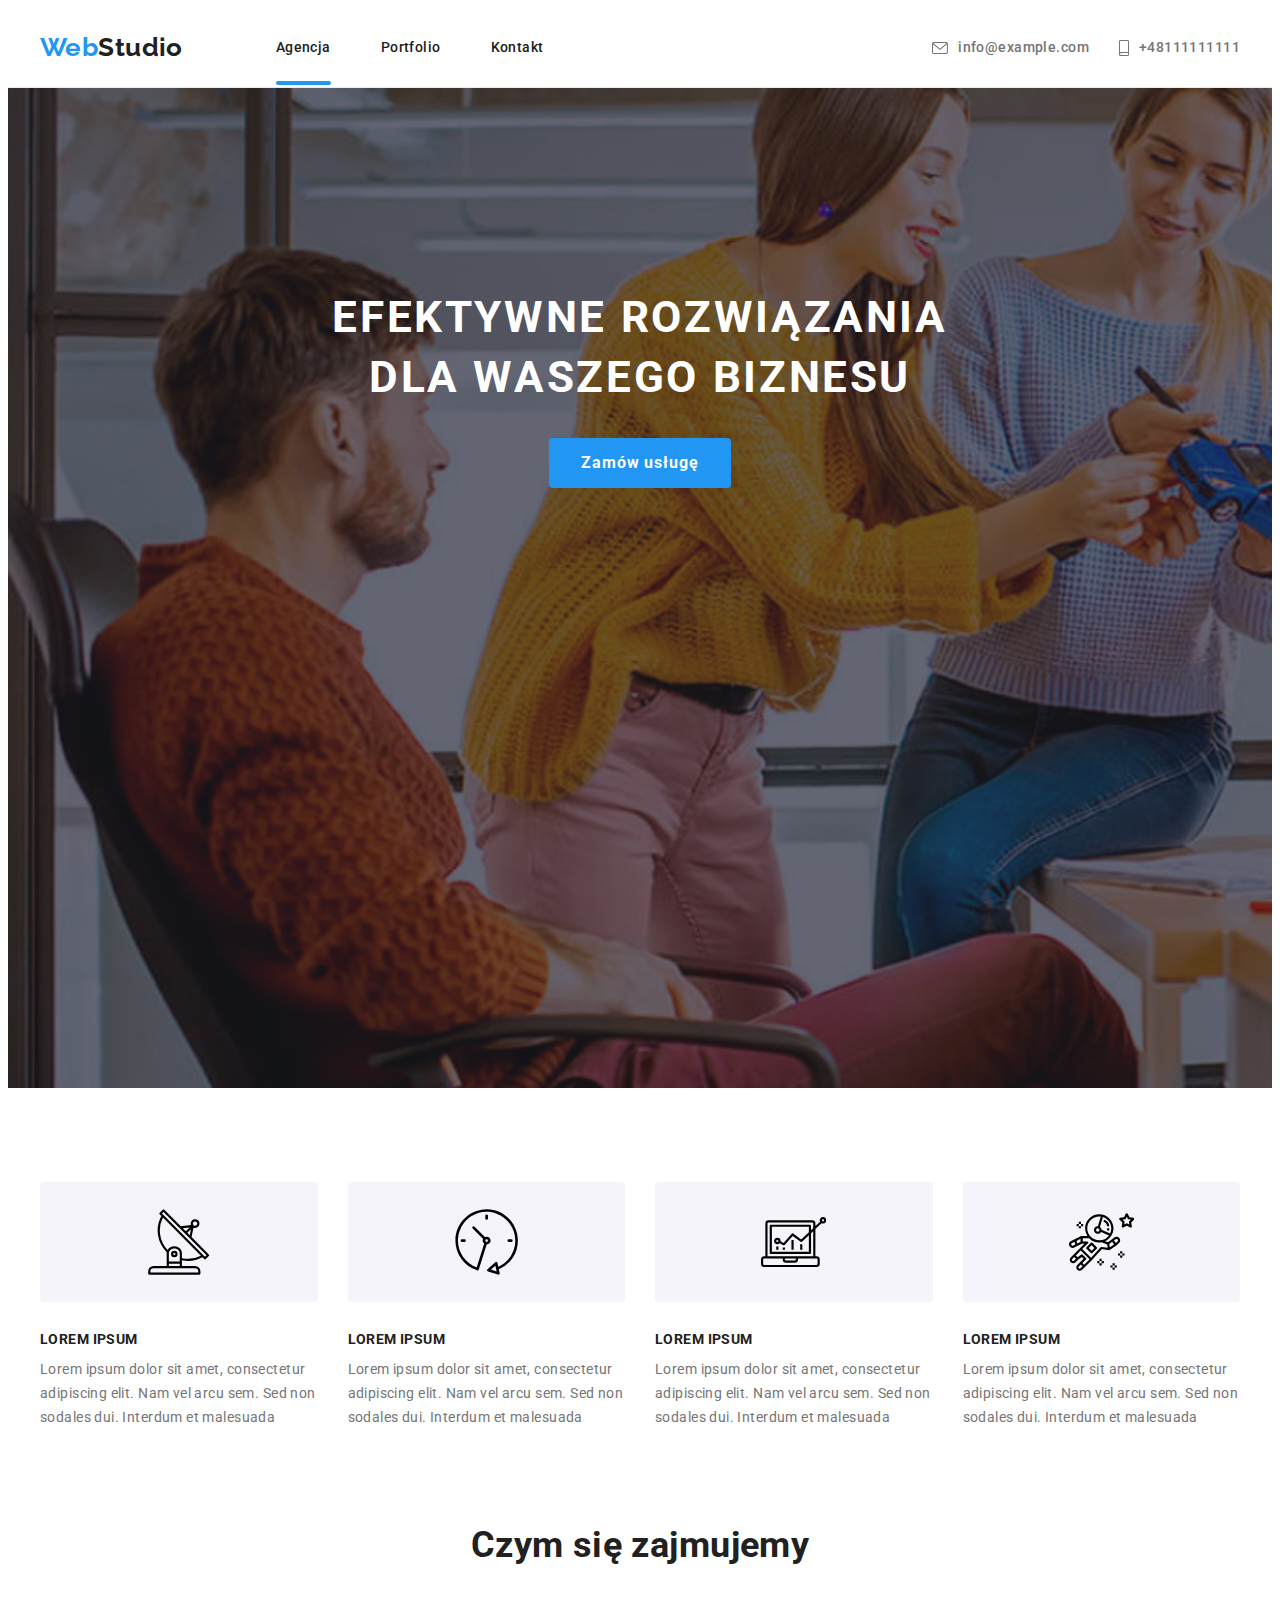
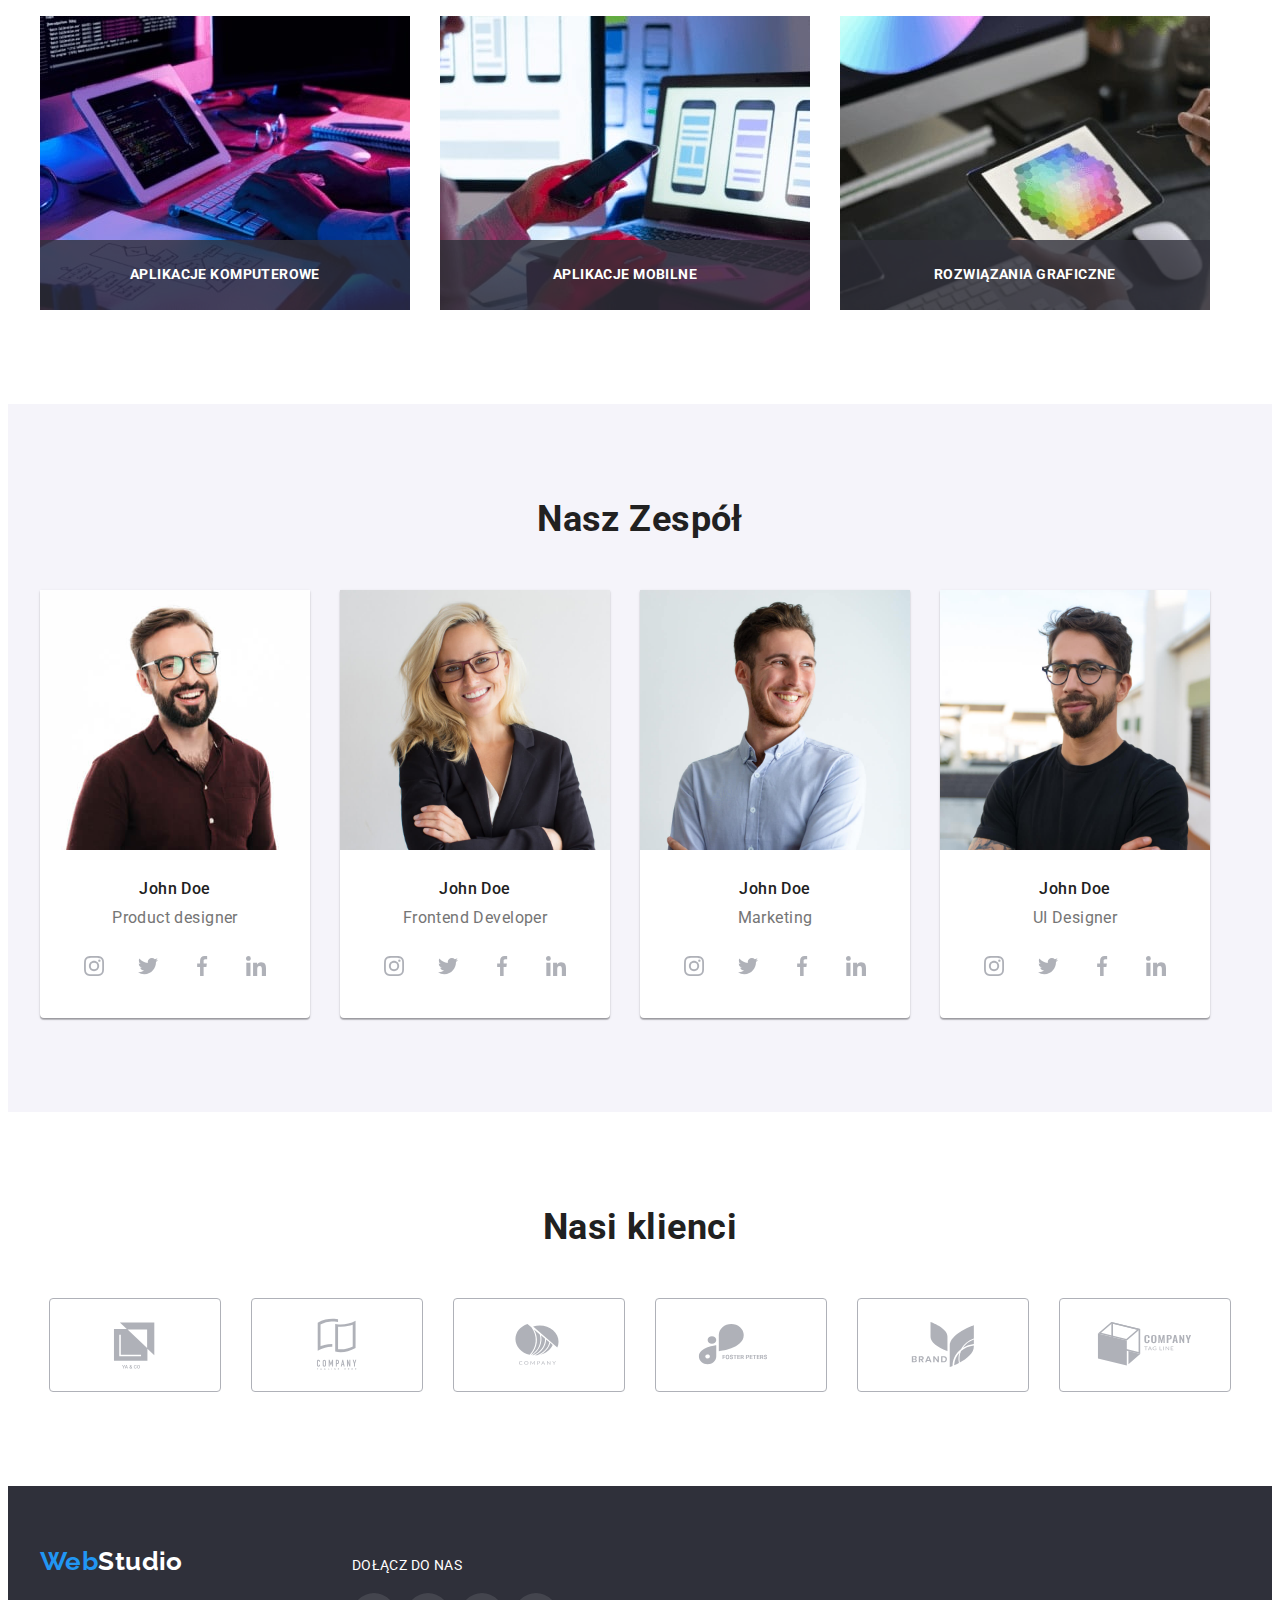
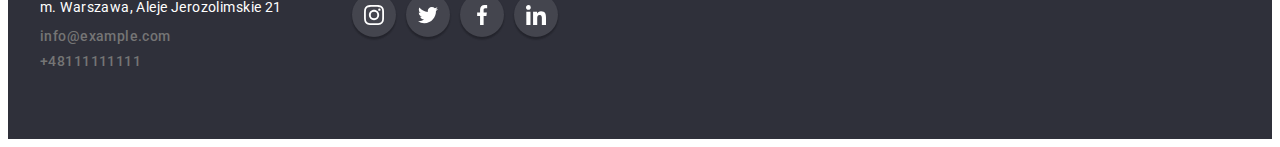
<file: index.html>
<!DOCTYPE html>
<html lang="en">
  <head>
    <meta charset="UTF-8" />
    <meta http-equiv="X-UA-Compatible" content="IE=edge" />
    <meta name="viewport" content="width=device-width, initial-scale=1.0" />

    <title>Studio</title>
    <link rel="preconnect" href="https://fonts.googleapis.com" />
    <link rel="preconnect" href="https://fonts.gstatic.com" crossorigin />
    <link
      href="https://fonts.googleapis.com/css2?family=Raleway:wght@700&display=swap"
      rel="stylesheet"
    />
    <link rel="preconnect" href="https://fonts.googleapis.com" />
    <link rel="preconnect" href="https://fonts.gstatic.com" crossorigin />
    <link
      href="https://fonts.googleapis.com/css2?family=Roboto:wght@400;500;700;900&display=swap"
      rel="stylesheet"
    />
    <link
      rel="stylesheet"
      href="https://cdnjs.cloudflare.com/ajax/libs/modern-normalize/1.1.0/modern-normalize.min.css"
      integrity="sha512-wpPYUAdjBVSE4KJnH1VR1HeZfpl1ub8YT/NKx4PuQ5NmX2tKuGu6U/JRp5y+Y8XG2tV+wKQpNHVUX03MfMFn9Q=="
      crossorigin="anonymous"
      referrerpolicy="no-referrer"
    />
    <link rel="stylesheet" href="./css/styles.css" />
  </head>
  <body>
    <header class="header-border">
      <div class="container headerstyle">
        <nav class="navigationlist">
          <div class="logo-box">
            <a class="logo" href="index.html" class="studioname"
              ><span class="blue">Web</span>Studio</a
            >
          </div>
          <ul class="header-nav-list topline">
            <li class="headermargin">
              <a class="infolist infolist-active hoverblue" href="#">Agencja</a>
            </li>
            <li class="headermargin">
              <a class="infolist hoverblue" href="portfolio.html">Portfolio</a>
            </li>
            <li class="headermargin">
              <a class="infolist hoverblue" href="#">Kontakt</a>
            </li>
          </ul>
        </nav>
        <!-- <div class="list-box"> -->
        <ul class="header-contact-list">
          <li class="mailandtellist">
            <a
              class="infolist colorgrey hoverblue"
              href="mailto:info@example.com"
            >
              <svg width="16px" height="12px">
                <use
                  class="nav-icons"
                  href="./images/icons.svg#icon-envelope"
                ></use>
              </svg>
              info@example.com
            </a>
          </li>
          <li class="mailandtellist">
            <a class="infolist colorgrey hoverblue" href="tel:+48111111111">
              <svg width="10px" height="16px">
                <use
                  class="nav-icons"
                  href="./images/icons.svg#icon-smartphone"
                ></use>
              </svg>
              +48111111111
            </a>
          </li>
        </ul>
      </div>
    </header>

    <main>
      <section class="backround hero">
        <div class="container">
          <div class="hero-inner">
            <h1 class="bigtext">Efektywne rozwiązania dla waszego biznesu</h1>

            <button type="button" class="button-main" data-modal-open>
              Zamów usługę
            </button>
          </div>
        </div>
      </section>

      <section class="section">
        <div class="lorembox container">
          <ul class="lorems-list" class="lorems">
            <li>
              <div class="lorem-backround">
                <svg width="65.32px" height="70px">
                  <use
                    class="lorem-icons"
                    href="./images/icons.svg#icon-antenna-1"
                  ></use>
                </svg>
              </div>

              <h3 class="lorem">LOREM IPSUM</h3>
              <p class="descriptionlorem">
                Lorem ipsum dolor sit amet, consectetur adipiscing elit. Nam vel
                arcu sem. Sed non sodales dui. Interdum et malesuada
              </p>
            </li>

            <li>
              <div class="lorem-backround">
                <svg width="65.32px" height="70px">
                  <use
                    class="lorem-icons"
                    href="./images/icons.svg#icon-clock-1"
                  ></use>
                </svg>
              </div>
              <h3 class="lorem">LOREM IPSUM</h3>
              <p class="descriptionlorem">
                Lorem ipsum dolor sit amet, consectetur adipiscing elit. Nam vel
                arcu sem. Sed non sodales dui. Interdum et malesuada
              </p>
            </li>

            <li>
              <div class="lorem-backround">
                <svg width="65.32px" height="70px">
                  <use
                    class="lorem-icons"
                    href="./images/icons.svg#icon-diagram-1"
                  ></use>
                </svg>
              </div>
              <h3 class="lorem">LOREM IPSUM</h3>
              <p class="descriptionlorem">
                Lorem ipsum dolor sit amet, consectetur adipiscing elit. Nam vel
                arcu sem. Sed non sodales dui. Interdum et malesuada
              </p>
            </li>

            <li>
              <div class="lorem-backround">
                <svg width="65.32px" height="70px">
                  <use
                    class="lorem-icons"
                    href="./images/icons.svg#icon-astronaut-1"
                  ></use>
                </svg>
              </div>
              <h3 class="lorem">LOREM IPSUM</h3>
              <p class="descriptionlorem">
                Lorem ipsum dolor sit amet, consectetur adipiscing elit. Nam vel
                arcu sem. Sed non sodales dui. Interdum et malesuada
              </p>
            </li>
          </ul>
        </div>
      </section>

      <section class="section whatwedo">
        <div class="container">
          <h2 class="headtwo">Czym się zajmujemy</h2>

          <ul class="pictures-list">
            <li class="position-headtwo-grey">
              <img
                src="images/workingontablet.jpg"
                alt="tabletwork"
                width="370"
                height="294"
              />
              <p class="grey-background-text">APLIKACJE KOMPUTEROWE</p>
            </li>
            <li class="position-headtwo-grey">
              <img
                src="images/phonecustom.jpg"
                alt="screenwithphones "
                width="370"
                height="294"
              />
              <p class="grey-background-text">APLIKACJE MOBILNE</p>
            </li>
            <li class="position-headtwo-grey">
              <img
                src="images/tabletwithpen.jpg"
                alt="tabletwithpen"
                width="370"
                height="294"
              />
              <p class="grey-background-text">ROZWIĄZANIA GRAFICZNE</p>
            </li>
          </ul>
        </div>
      </section>

      <section class="section backround-ourteam">
        <div class="container">
          <h2 class="headtwo">Nasz Zespół</h2>
          <ul class="team-list" class="teammembers">
            <li class="member">
              <img
                class="memberpicture"
                src="images/johndoe.jpg"
                alt="product designer"
                width="270"
                height="260"
              />
              <div class="align-member">
                <h3 class="membersname">John Doe</h3>
                <p class="workofmembers">Product designer</p>
                <ul class="social-list">
                  <li class="social-list-item">
                    <a class="social-list-link" href="#">
                      <svg class="social-icon" width="20" height="20">
                        <use href="./images/icons.svg#icon-instagram-2"></use>
                      </svg>
                    </a>
                  </li>
                  <li class="social-list-item">
                    <a class="social-list-link" href="#">
                      <svg class="social-icon" width="20" height="20">
                        <use href="./images/icons.svg#icon-twitter-1"></use>
                      </svg>
                    </a>
                  </li>
                  <li class="social-list-item">
                    <a class="social-list-link" href="#">
                      <svg class="social-icon" width="20" height="20">
                        <use href="./images/icons.svg#icon-facebook-1"></use>
                      </svg>
                    </a>
                  </li>
                  <li class="social-list-item">
                    <a class="social-list-link" href="#">
                      <svg class="social-icon" width="20" height="20">
                        <use href="./images/icons.svg#icon-linkedin-1"></use>
                      </svg>
                    </a>
                  </li>
                </ul>
              </div>
            </li>

            <li class="member">
              <img
                class="memberpicture"
                src="images/frontenddeveloperavatar.jpg"
                alt="frontend developer"
                width="270"
                height="260"
              />
              <div class="align-member">
                <h3 class="membersname">John Doe</h3>
                <p class="workofmembers">Frontend Developer</p>
                <ul class="social-list">
                  <li class="social-list-item">
                    <a class="social-list-link" href="#">
                      <svg class="social-icon" width="20" height="20">
                        <use href="./images/icons.svg#icon-instagram-2"></use>
                      </svg>
                    </a>
                  </li>
                  <li class="social-list-item">
                    <a class="social-list-link" href="#">
                      <svg class="social-icon" width="20" height="20">
                        <use href="./images/icons.svg#icon-twitter-1"></use>
                      </svg>
                    </a>
                  </li>
                  <li class="social-list-item">
                    <a class="social-list-link" href="#">
                      <svg class="social-icon" width="20" height="20">
                        <use href="./images/icons.svg#icon-facebook-1"></use>
                      </svg>
                    </a>
                  </li>
                  <li class="social-list-item">
                    <a class="social-list-link" href="#">
                      <svg class="social-icon" width="20" height="20">
                        <use href="./images/icons.svg#icon-linkedin-1"></use>
                      </svg>
                    </a>
                  </li>
                </ul>
              </div>
            </li>

            <li class="member">
              <img
                class="memberpicture"
                src="images/johndoemarketing.jpg"
                alt="marketing"
                width="270"
                height="260"
              />
              <div class="align-member">
                <p class="membersname">John Doe</p>
                <p class="workofmembers">Marketing</p>
                <ul class="social-list">
                  <li class="social-list-item">
                    <a class="social-list-link" href="#">
                      <svg class="social-icon" width="20" height="20">
                        <use href="./images/icons.svg#icon-instagram-2"></use>
                      </svg>
                    </a>
                  </li>
                  <li class="social-list-item">
                    <a class="social-list-link" href="#">
                      <svg class="social-icon" width="20" height="20">
                        <use href="./images/icons.svg#icon-twitter-1"></use>
                      </svg>
                    </a>
                  </li>
                  <li class="social-list-item">
                    <a class="social-list-link" href="#">
                      <svg class="social-icon" width="20" height="20">
                        <use href="./images/icons.svg#icon-facebook-1"></use>
                      </svg>
                    </a>
                  </li>
                  <li class="social-list-item">
                    <a class="social-list-link" href="#">
                      <svg class="social-icon" width="20" height="20">
                        <use href="./images/icons.svg#icon-linkedin-1"></use>
                      </svg>
                    </a>
                  </li>
                </ul>
              </div>
            </li>

            <li class="member">
              <img
                class="memberpicture"
                src="images/johndoeui.jpg"
                alt="ui designer"
                width="270"
                height="260"
              />
              <div class="align-member">
                <p class="membersname">John Doe</p>
                <p class="workofmembers">UI Designer</p>
                <ul class="social-list">
                  <li class="social-list-item">
                    <a class="social-list-link" href="#">
                      <svg class="social-icon" width="20" height="20">
                        <use href="./images/icons.svg#icon-instagram-2"></use>
                      </svg>
                    </a>
                  </li>
                  <li class="social-list-item">
                    <a class="social-list-link" href="#">
                      <svg class="social-icon" width="20" height="20">
                        <use href="./images/icons.svg#icon-twitter-1"></use>
                      </svg>
                    </a>
                  </li>
                  <li class="social-list-item">
                    <a class="social-list-link" href="#">
                      <svg class="social-icon" width="20" height="20">
                        <use href="./images/icons.svg#icon-facebook-1"></use>
                      </svg>
                    </a>
                  </li>
                  <li class="social-list-item">
                    <a class="social-list-link" href="#">
                      <svg class="social-icon" width="20" height="20">
                        <use href="./images/icons.svg#icon-linkedin-1"></use>
                      </svg>
                    </a>
                  </li>
                </ul>
              </div>
            </li>
          </ul>
        </div>
      </section>

      <section class="section">
        <div class="container">
          <h2 class="headtwo">Nasi klienci</h2>
          <ul class="list">
            <li>
              <a href="#" class="customer">
                <svg width="106px" height="60.04px">
                  <use
                    class="customers-icons"
                    href="./images/icons.svg#icon-client1"
                  ></use>
                </svg>
              </a>
            </li>
            <li>
              <a href="#" class="customer">
                <svg width="106px" height="60.04px">
                  <use
                    class="customers-icons"
                    href="./images/icons.svg#icon-client2"
                  ></use>
                </svg>
              </a>
            </li>
            <li>
              <a href="#" class="customer">
                <svg width="106px" height="60.04px">
                  <use
                    class="customers-icons"
                    href="./images/icons.svg#icon-client3"
                  ></use>
                </svg>
              </a>
            </li>
            <li>
              <a href="#" class="customer">
                <svg width="106px" height="60.04px">
                  <use
                    class="customers-icons"
                    href="./images/icons.svg#icon-client4"
                  ></use>
                </svg>
              </a>
            </li>
            <li>
              <a href="#" class="customer">
                <svg width="106px" height="60.04px">
                  <use
                    class="customers-icons"
                    href="./images/icons.svg#icon-client5"
                  ></use>
                </svg>
              </a>
            </li>
            <li>
              <a href="#" class="customer">
                <svg width="106px" height="60.04px">
                  <use
                    class="customers-icons"
                    href="./images/icons.svg#icon-client6"
                  ></use>
                </svg>
              </a>
            </li>
          </ul>
        </div>
      </section>
      <!-- </div> -->
    </main>

    <footer class="backround-footer">
      <div class="container footer-container">
        <div class="padding-logo-footer">
          <a class="logo-footer" href="index.html" class="studioname"
            ><span class="blue">Web</span>Studio</a
          >
          <p class="cityadress padding-adress-footer">
            m. Warszawa, Aleje Jerozolimskie 21
          </p>
          <ul>
            <li class="padding-mail-footer">
              <a
                class="infolist colorgrey hoverblue"
                href="mailto:info@example.com"
                >info@example.com</a
              >
            </li>
            <li class="padding-tel-footer">
              <a class="infolist colorgrey hoverblue" href="tel:+48111111111"
                >+48111111111</a
              >
            </li>
          </ul>
        </div>
        <div class="footer-joinus-section">
          <p class="join-us-text">DOŁĄCZ DO NAS</p>
          <ul class="footer-joinus-icons">
            <li class="footer-joinus-margin">
              <a class="footer-joinus-link" href="#">
                <svg width="20" height="20">
                  <use
                    class="joinus-icons"
                    href="./images/icons.svg#icon-instagram-2"
                  ></use>
                </svg>
              </a>
            </li>
            <li class="footer-joinus-margin">
              <a class="footer-joinus-link" href="#">
                <svg width="20" height="20">
                  <use
                    class="joinus-icons"
                    href="./images/icons.svg#icon-twitter-1"
                  ></use>
                </svg>
              </a>
            </li>

            <li class="footer-joinus-margin">
              <a class="footer-joinus-link" href="#">
                <svg width="20" height="20">
                  <use
                    class="joinus-icons"
                    href="./images/icons.svg#icon-facebook-1"
                  ></use>
                </svg>
              </a>
            </li>
            <li class="footer-joinus-margin">
              <a class="footer-joinus-link" href="#">
                <svg width="20" height="20">
                  <use
                    class="joinus-icons"
                    href="./images/icons.svg#icon-linkedin-1"
                  ></use>
                </svg>
              </a>
            </li>
          </ul>
        </div>
      </div>
      <!-- </div> -->
    </footer>
    <div class="backdrop is-hidden" data-modal>
      <div class="modal">
        <button type="button" class="close-btn" data-modal-close>
          <svg class="vector-button" width="11" height="11">
            <use href="./images/icons.svg#icon-Vector"></use>
          </svg>
        </button>
      </div>
    </div>
    <script src="./js/modal.js"></script>
    <!-- <div class="backdrop is-hidden" data-modal>
      <div class="modal">
        <button type="button" data-modal-close>
          <svg width="18" height="18">
            <use class="close-btn" href="./images/icons.svg#icon-Vector"></use>
          </svg>
        </button>
      </div>
    </div>
    <script src="./js/modal.js"></script> -->
  </body>
</html>
</file>
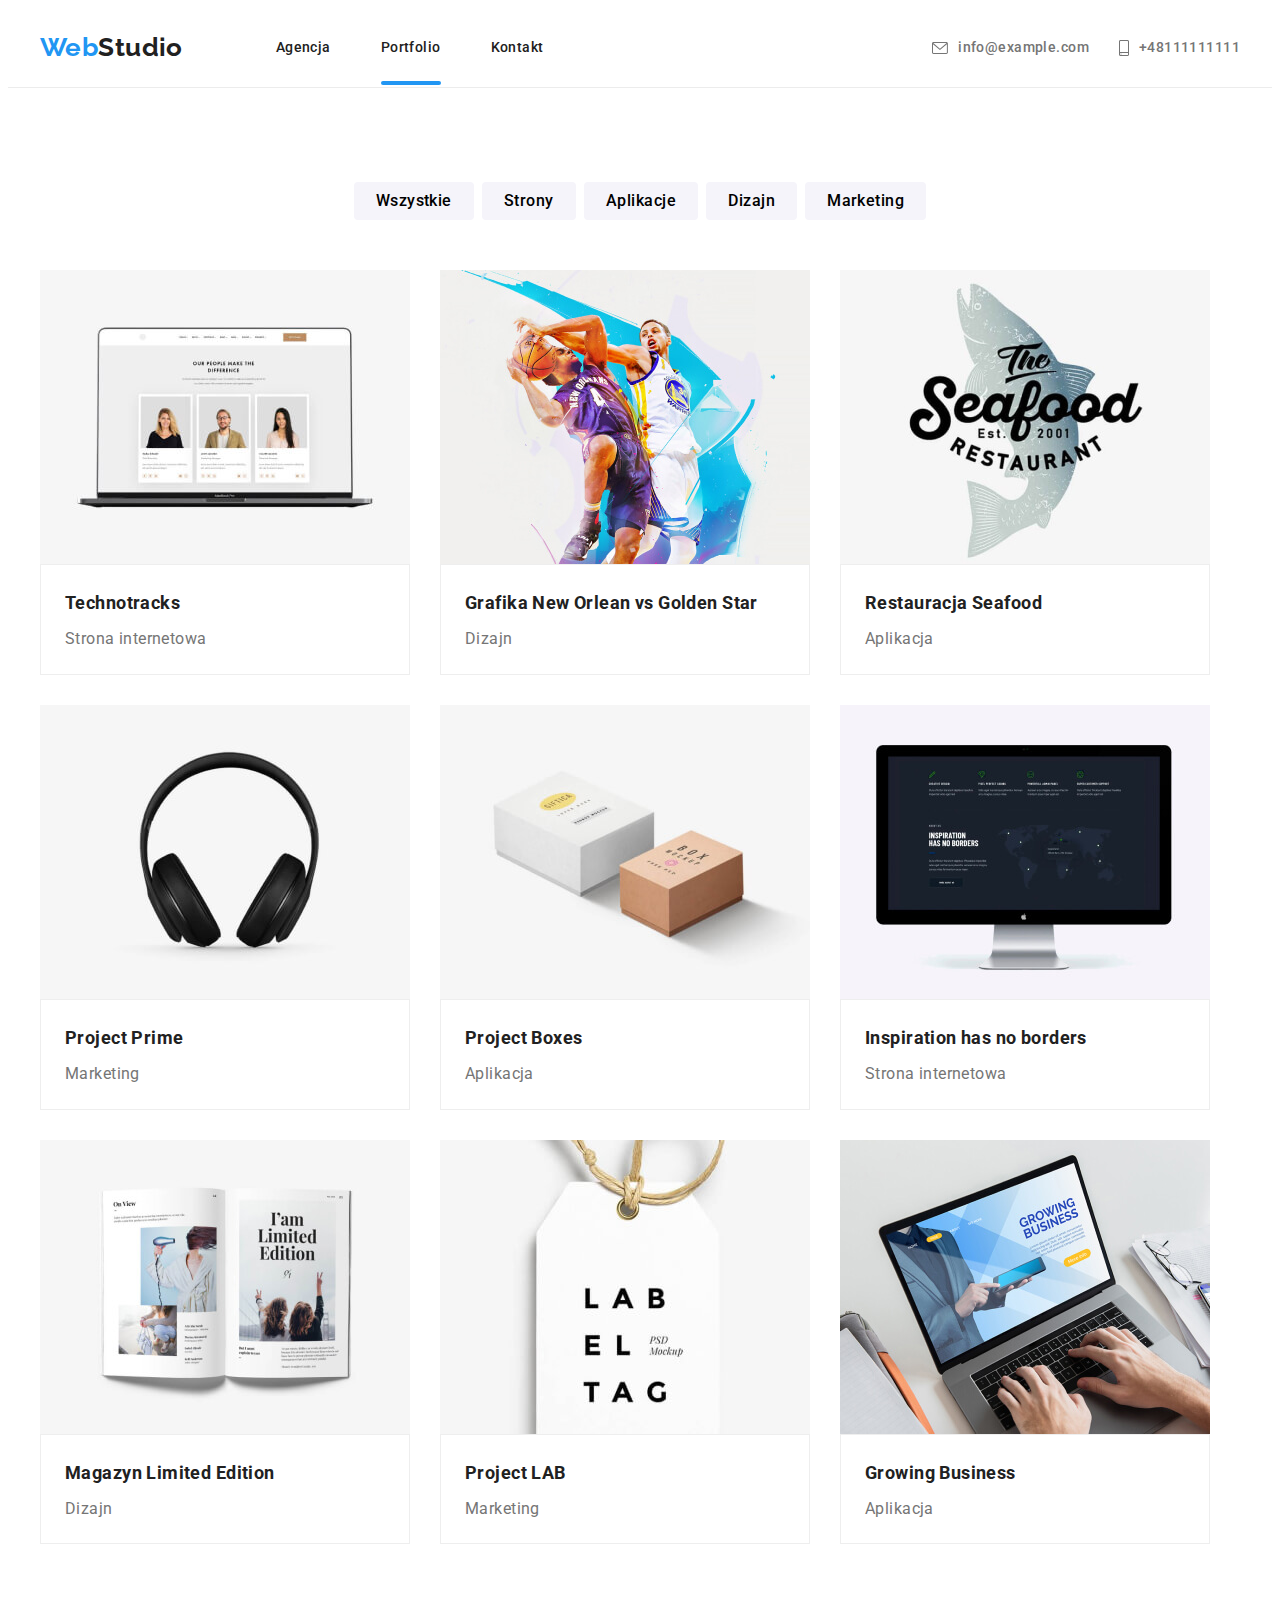
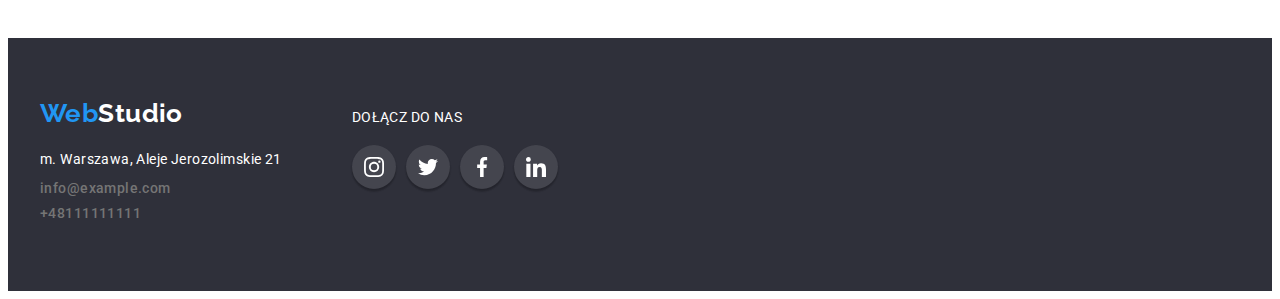
<file: portfolio.html>
<!DOCTYPE html>
<html lang="en">
  <head>
    <title>Portfolio</title>
    <link rel="preconnect" href="https://fonts.googleapis.com" />
    <link rel="preconnect" href="https://fonts.gstatic.com" crossorigin />
    <link
      href="https://fonts.googleapis.com/css2?family=Raleway:wght@700&display=swap"
      rel="stylesheet"
    />
    <link rel="preconnect" href="https://fonts.googleapis.com" />
    <link rel="preconnect" href="https://fonts.gstatic.com" crossorigin />
    <link
      href="https://fonts.googleapis.com/css2?family=Roboto:wght@400;500;700;900&display=swap"
      rel="stylesheet"
    />
    <link
      rel="stylesheet"
      href="https://cdnjs.cloudflare.com/ajax/libs/modern-normalize/1.1.0/modern-normalize.min.css"
      integrity="sha512-wpPYUAdjBVSE4KJnH1VR1HeZfpl1ub8YT/NKx4PuQ5NmX2tKuGu6U/JRp5y+Y8XG2tV+wKQpNHVUX03MfMFn9Q=="
      crossorigin="anonymous"
      referrerpolicy="no-referrer"
    />
    <link rel="stylesheet" href="./css/styles.css" />
  </head>
  <body>
    <header class="header-border">
      <div class="container headerstyle">
        <nav class="navigationlist">
          <div class="logo-box">
            <a class="logo" href="index.html" class="studioname"
              ><span class="blue">Web</span>Studio</a
            >
          </div>
          <ul class="header-nav-list topline">
            <li class="headermargin">
              <a class="infolist hoverblue" href="#">Agencja</a>
            </li>
            <li class="headermargin">
              <a
                class="infolist infolist-active hoverblue"
                href="portfolio.html"
                >Portfolio</a
              >
            </li>
            <li class="headermargin">
              <a class="infolist hoverblue" href="#">Kontakt</a>
            </li>
          </ul>
        </nav>
        <ul class="header-contact-list">
          <li class="mailandtellist">
            <a
              class="infolist colorgrey hoverblue"
              href="mailto:info@example.com"
            >
              <svg width="16px" height="12px">
                <use
                  class="nav-icons"
                  href="./images/icons.svg#icon-envelope"
                ></use>
              </svg>
              info@example.com
            </a>
          </li>
          <li class="mailandtellist">
            <a class="infolist colorgrey hoverblue" href="tel:+48111111111">
              <svg width="10px" height="16px">
                <use
                  class="nav-icons"
                  href="./images/icons.svg#icon-smartphone"
                ></use>
              </svg>
              +48111111111
            </a>
          </li>
        </ul>
      </div>
    </header>

    <main>
      <section class="section">
        <div class="container">
          <ul class="buttons-portfolio">
            <li class="buttons-margin">
              <button type="button" class="button-portfolio">Wszystkie</button>
            </li>
            <li class="buttons-margin">
              <button type="button" class="button-portfolio">Strony</button>
            </li>
            <li class="buttons-margin">
              <button type="button" class="button-portfolio">Aplikacje</button>
            </li>
            <li class="buttons-margin">
              <button type="button" class="button-portfolio">Dizajn</button>
            </li>
            <li class="buttons-margin">
              <button type="button" class="button-portfolio">Marketing</button>
            </li>
          </ul>
          <ul class="portfolio-list">
            <li class="project">
              <a class="project-link" href="#">
                <div class="project-active">
                  <p class="animation-project animation-project-text">
                    Technocrack jest popularną platformą wykorzystywaną do
                    rozpowszechniania koronawirusa. Firmy wykorzystują tę
                    platformę do celów szpiegowskich i ataków na
                    niezabezpieczone serwery konkurencji
                  </p>
                  <img
                    src="images/technocracks.jpg"
                    alt="webpage"
                    width="370"
                    height="294"
                  />
                </div>
                <div class="project-border">
                  <p class="imagesdescription">Technotracks</p>
                  <p class="signdescription">Strona internetowa</p>
                </div>
              </a>
            </li>
            <li class="project">
              <a class="project-link" href="#">
                <div class="project-active">
                  <p class="animation-project animation-project-text">
                    Technocrack jest popularną platformą wykorzystywaną do
                    rozpowszechniania koronawirusa. Firmy wykorzystują tę
                    platformę do celów szpiegowskich i ataków na
                    niezabezpieczone serwery konkurencji
                  </p>
                  <img
                    src="images/neworleansvs.jpg"
                    alt="basketballmatch"
                    width="370"
                    height="294"
                  />
                </div>
                <div class="project-border">
                  <p class="imagesdescription">
                    Grafika New Orlean vs Golden Star
                  </p>
                  <p class="signdescription">Dizajn</p>
                </div>
              </a>
            </li>
            <li class="project">
              <a class="project-link" href="#">
                <div class="project-active">
                  <p class="animation-project animation-project-text">
                    Technocrack jest popularną platformą wykorzystywaną do
                    rozpowszechniania koronawirusa. Firmy wykorzystują tę
                    platformę do celów szpiegowskich i ataków na
                    niezabezpieczone serwery konkurencji
                  </p>
                  <img
                    src="images/seafoodrest.jpg"
                    alt="seafoodlogotype"
                    width="370"
                    height="294"
                  />
                </div>
                <div class="project-border">
                  <p class="imagesdescription">Restauracja Seafood</p>
                  <p class="signdescription">Aplikacja</p>
                </div>
              </a>
            </li>
            <li class="project">
              <a class="project-link" href="#">
                <div class="project-active">
                  <p class="animation-project animation-project-text">
                    Technocrack jest popularną platformą wykorzystywaną do
                    rozpowszechniania koronawirusa. Firmy wykorzystują tę
                    platformę do celów szpiegowskich i ataków na
                    niezabezpieczone serwery konkurencji
                  </p>
                  <img
                    src="images/projectprime.jpg"
                    alt="headphonespicture"
                    width="370"
                    height="294"
                  />
                </div>
                <div class="project-border">
                  <p class="imagesdescription">Project Prime</p>
                  <p class="signdescription">Marketing</p>
                </div>
              </a>
            </li>
            <li class="project">
              <a class="project-link" href="#">
                <div class="project-active">
                  <p class="animation-project animation-project-text">
                    Technocrack jest popularną platformą wykorzystywaną do
                    rozpowszechniania koronawirusa. Firmy wykorzystują tę
                    platformę do celów szpiegowskich i ataków na
                    niezabezpieczone serwery konkurencji
                  </p>
                  <img
                    src="images/projectboxes.jpg"
                    alt="twodiffboxes"
                    width="370"
                    height="294"
                  />
                </div>
                <div class="project-border">
                  <p class="imagesdescription">Project Boxes</p>
                  <p class="signdescription">Aplikacja</p>
                </div>
              </a>
            </li>

            <li class="project">
              <a class="project-link" href="#">
                <div class="project-active">
                  <p class="animation-project animation-project-text">
                    Technocrack jest popularną platformą wykorzystywaną do
                    rozpowszechniania koronawirusa. Firmy wykorzystują tę
                    platformę do celów szpiegowskich i ataków na
                    niezabezpieczone serwery konkurencji
                  </p>
                  <img
                    src="images/inspirationhas.jpg"
                    alt="darthemeondesktop"
                    width="370"
                    height="294"
                  />
                </div>
                <div class="project-border">
                  <p class="imagesdescription">Inspiration has no borders</p>
                  <p class="signdescription">Strona internetowa</p>
                </div>
              </a>
            </li>
            <li class="project">
              <a class="project-link" href="#">
                <div class="project-active">
                  <p class="animation-project animation-project-text">
                    Technocrack jest popularną platformą wykorzystywaną do
                    rozpowszechniania koronawirusa. Firmy wykorzystują tę
                    platformę do celów szpiegowskich i ataków na
                    niezabezpieczone serwery konkurencji
                  </p>
                  <img
                    src="images/magazynlimited.jpg"
                    alt="openmagazine"
                    width="370"
                    height="294"
                  />
                </div>
                <div class="project-border">
                  <p class="imagesdescription">Magazyn Limited Edition</p>
                  <p class="signdescription">Dizajn</p>
                </div>
              </a>
            </li>
            <li class="project">
              <a class="project-link" href="#">
                <div class="project-active">
                  <p class="animation-project animation-project-text">
                    Technocrack jest popularną platformą wykorzystywaną do
                    rozpowszechniania koronawirusa. Firmy wykorzystują tę
                    platformę do celów szpiegowskich i ataków na
                    niezabezpieczone serwery konkurencji
                  </p>
                  <img
                    src="images/projectlab.jpg"
                    alt="labeltag"
                    width="370"
                    height="294"
                  />
                </div>
                <div class="project-border">
                  <p class="imagesdescription">Project LAB</p>
                  <p class="signdescription">Marketing</p>
                </div>
              </a>
            </li>
            <li class="project">
              <a class="project-link" href="#">
                <div class="project-active">
                  <p class="animation-project animation-project-text">
                    Technocrack jest popularną platformą wykorzystywaną do
                    rozpowszechniania koronawirusa. Firmy wykorzystują tę
                    platformę do celów szpiegowskich i ataków na
                    niezabezpieczone serwery konkurencji
                  </p>
                  <img
                    src="images/growingbusiness.jpg"
                    alt="growingbusinesspageonlaptop"
                    width="370"
                    height="294"
                  />
                </div>
                <div class="project-border">
                  <p class="imagesdescription">Growing Business</p>
                  <p class="signdescription">Aplikacja</p>
                </div>
              </a>
            </li>
          </ul>
        </div>
      </section>
    </main>

    <footer class="backround-footer">
      <div class="container footer-container">
        <div class="padding-logo-footer">
          <a class="logo-footer" href="index.html" class="studioname"
            ><span class="blue">Web</span>Studio</a
          >
          <p class="cityadress padding-adress-footer">
            m. Warszawa, Aleje Jerozolimskie 21
          </p>
          <ul>
            <li class="padding-mail-footer">
              <a
                class="infolist colorgrey hoverblue"
                href="mailto:info@example.com"
                >info@example.com</a
              >
            </li>
            <li class="padding-tel-footer">
              <a class="infolist colorgrey hoverblue" href="tel:+48111111111"
                >+48111111111</a
              >
            </li>
          </ul>
        </div>
        <div class="footer-joinus-section">
          <p class="join-us-text">DOŁĄCZ DO NAS</p>
          <ul class="footer-joinus-icons">
            <li class="footer-joinus-margin">
              <a class="footer-joinus-link" href="#">
                <svg width="20" height="20">
                  <use
                    class="joinus-icons"
                    href="./images/icons.svg#icon-instagram-2"
                  ></use>
                </svg>
              </a>
            </li>
            <li class="footer-joinus-margin">
              <a class="footer-joinus-link" href="#">
                <svg width="20" height="20">
                  <use
                    class="joinus-icons"
                    href="./images/icons.svg#icon-twitter-1"
                  ></use>
                </svg>
              </a>
            </li>

            <li class="footer-joinus-margin">
              <a class="footer-joinus-link" href="#">
                <svg width="20" height="20">
                  <use
                    class="joinus-icons"
                    href="./images/icons.svg#icon-facebook-1"
                  ></use>
                </svg>
              </a>
            </li>
            <li class="footer-joinus-margin">
              <a class="footer-joinus-link" href="#">
                <svg width="20" height="20">
                  <use
                    class="joinus-icons"
                    href="./images/icons.svg#icon-linkedin-1"
                  ></use>
                </svg>
              </a>
            </li>
          </ul>
        </div>
      </div>
      <!-- </div> -->
    </footer>
  </body>
</html>
</file>
<file: css/styles.css>
:root {
  --main-color: #2196f3;
  --secondary-color: white;
  --third-color: #757575;
  --fourth-color: #ffffff;
  --fifth-color: #212121;
  --sixth-color: #f5f4fa;
  --seventh-color: #2f303a;
  --eighth-color: #e5e5e5;
  --nineth-color: #000000;
  --tenth-color: black;
  --border-color: #eeeeee;
  --headerborder-color: #ececec;
}

ul {
  list-style-type: none;
  padding: 0;
  margin: 0;
}

body {
  font-family: "Roboto", sans-serif;
  color: var(--fifth-color);
  letter-spacing: 0.03em;
  font-size: 14px;
}

h1,
h2,
h3,
h4,
h5,
h6,
p {
  margin: 0;
}
img {
  display: block;
  max-width: 100%;
  height: auto;
}
/* START HEADER */
.studioname {
  color: var(--main-color);
  font-family: "Raleway";
  font-weight: 700;
  font-size: 26px;
  line-height: 1.19;
}

.container {
  padding: 0 15px;
  /* width: 100%; */
  width: 1200px;
  margin: 0 auto;
  /* box-sizing: border-box; */
}
.headerstyle {
  display: flex;
  /* justify-content: space-between; */
  align-items: center;
}
.navigationlist {
  text-decoration: none;
  font-size: 14px;
  line-height: 1.17;
  display: flex;
  align-items: center;
}

.navigationlist > .infolist {
  color: var(--tenth-color);
}
.logo-box {
  margin-right: 93px;
}
.logo,
.logo-footer {
  font-size: 26px;
  font-family: "Raleway", sans-serif;
  text-decoration: none;
  font-weight: 700;
}
.logo {
  color: var(--fifth-color);
}
.logo-footer {
  color: var(--secondary-color);
}

.logo > .blue,
.logo-footer > .blue {
  color: var(--main-color);
}
.header-nav-list {
  display: flex;
  gap: 50px;
}

.header-contact-list {
  display: flex;
  gap: 30px;
  margin-left: auto;
}
.topline {
  font-weight: 500;
  font-size: 14px;
  line-height: 1.14;
}

.headermargin {
  /* margin-right: 46px; */
}
.mailandtellist {
  display: flex;
  /* margin-left: 50px; */
}

.infolist {
  text-decoration: none;
  color: var(--fifth-color);
  font-weight: 500;
  font-size: 14px;
  line-height: 1.14;
  display: flex;
  align-items: center;
  transition: color 250ms cubic-bezier(0.4, 0, 0.2, 1);
}
.infolist-active {
  position: relative;
}
.infolist-active::after {
  content: "";
  position: absolute;
  width: 100%;
  left: 0;
  height: 4px;
  bottom: -29px;

  background: #2196f3;
  border-radius: 2px;
}
.position-headtwo-grey {
  position: relative;
}
.grey-background-text {
  font-weight: 700;
  line-height: 1.14;
  text-transform: uppercase;
  color: #ffffff;
  position: absolute;
  display: flex;
  text-align: center;
  justify-content: center;
  align-items: center;
  width: 370px;
  height: 70px;
  bottom: 0;
  background: rgba(47, 48, 58, 0.8);
}
.infolist svg {
  margin-right: 10px;
  fill: currentColor;
  transition: fill 250ms cubic-bezier(0.4, 0, 0.2, 1);
}

/* .infolist:hover svg,
.infolist:focus svg {
  fill: var(--main-color);
} */

.colorgrey {
  color: var(--third-color);
}

/* END HEADER */

/* START MAIN */
.backround {
  background: var(--seventh-color);
  background-image: linear-gradient(
      rgba(47, 48, 58, 0.4),
      rgba(47, 48, 58, 0.4)
    ),
    url(../images/mainhtml.jpg);
  background-size: cover;
  max-width: 1600px;
  height: 600px;
  margin: 0 auto;
}

/* .hero-inner {
  display: flex;
  flex-direction: column;
  align-items: center;
  text-align: center;
} */

.bigtext {
  font-size: 44px;
  color: var(--secondary-color);
  line-height: 1.36;
  letter-spacing: 0.06em;
  text-transform: uppercase;
  width: 696px;
  margin: 0 auto;
  margin-bottom: 30px;
}
.button-main {
  background-color: var(--main-color);
  font-size: 16px;
  font-weight: 700;
  color: var(--secondary-color);
  line-height: 1.88;
  letter-spacing: 0.06em;
  border: none;
  border-radius: 4px;
  padding: 10px 32px;
  cursor: pointer;
  font-family: inherit;
}
.button-portfolio {
  font-family: "Roboto", sans-serif;
  font-weight: 500;
  font-size: 16px;
  line-height: 1.6;
  background-color: var(--sixth-color);
  border: none;
  letter-spacing: 00.03em;
  cursor: pointer;
  font-family: inherit;
  border-radius: 4px;
  padding: 6px 22px;
  transition: color 250ms cubic-bezier(0.4, 0, 0.2, 1),
    box-shadow 250ms cubic-bezier(0.4, 0, 0.2, 1),
    background-color 250ms cubic-bezier(0.4, 0, 0.2, 1);
}
.button-portfolio:hover,
.button-portfolio:focus {
  background-color: var(--main-color);
  color: var(--secondary-color);
  box-shadow: 0px 3px 1px rgba(0, 0, 0, 0.1), 0px 1px 2px rgba(0, 0, 0, 0.08),
    0px 2px 2px rgba(0, 0, 0, 0.12);
}

.section {
  padding-top: 94px;
  padding-bottom: 94px;
}

.lorems-list {
  display: flex;
  gap: 30px;
}
.lorem-backround {
  display: flex;
  justify-content: center;
  align-items: center;
  background-color: #f5f4fa;
  /* padding-top: 25px;
  padding-bottom: 25px; */
  height: 120px;
  border-radius: 4px;
}
.lorem {
  font-weight: 700;
  font-size: 14px;
  line-height: 1.14;
  margin-bottom: 10px;
  margin-top: 30px;
}
.lorem-margin {
  margin-right: 30px;
}

.lorem-margin:last-child {
  margin-right: 0;
}

.lorem-icons {
}
.descriptionlorem {
  line-height: 1.71;
  color: var(--third-color);
}
.whatwedo {
  padding-top: 0;
}
.headtwo {
  font-size: 36px;
  font-weight: 700;
  line-height: 1.17;
  text-align: center;
  margin-bottom: 50px;
}

.list {
  display: flex;
  justify-content: center;
  gap: 30px;
}
.pictures-list {
  display: flex;
  gap: 30px;
}

.backround-ourteam {
  background-color: #f5f4fa;
}
.team-list {
  display: flex;
  gap: 30px;
}

.member {
  background-color: var(--fourth-color);
  box-shadow: 0px 1px 3px rgba(0, 0, 0, 0.12), 0px 1px 1px rgba(0, 0, 0, 0.14),
    0px 2px 1px rgba(0, 0, 0, 0.2);
  border-radius: 0px 0px 4px 4px;
}

.align-member {
  text-align: center;
  padding: 30px 0;
}

.membersname {
  font-weight: 500;
  font-size: 16px;
  line-height: 1.18;
  margin-bottom: 10px;
}

.workofmembers {
  font-size: 16px;
  line-height: 1.18;
  color: var(--third-color);
  margin-bottom: 16px;
}
/* 
.social-list-item {
  display: flex;
  align-items: center;
} */
.social-list-item:hover,
.social-list-item:focus {
}
.social-list {
  display: flex;
  align-items: center;
  justify-content: center;
  gap: 10px;
}

.social-list-link {
  display: flex;
  width: 44px;
  height: 44px;
  border-radius: 50%;
  align-items: center;
  justify-content: center;
  color: #afb1b8;
  transition: color 250ms cubic-bezier(0.4, 0, 0.2, 1),
    background-color 250ms cubic-bezier(0.4, 0, 0.2, 1);
}
.social-list-link:hover {
  /* .social-list-link:focus { */
  background-color: var(--main-color);
  color: #fff;
}
.social-icon {
  fill: currentColor;
  /* transition: color 250ms cubic-bezier(0.4, 0, 0.2, 1); */
}
.social-list-link:hover svg {
  transition: fill 250ms cubic-bezier(0.4, 0, 0.2, 1);
}

.portfolio-list {
  display: flex;
  gap: 30px;
  flex-wrap: wrap;
}

.contact {
  text-decoration: none;
  color: var(--third-color);
  font-size: 14px;
  font-weight: 500;
  line-height: 1.17;
}
.contact:hover {
  color: var(--main-color);
}

.imagesdescription {
  color: var(--fifth-color);
  font-weight: 700;
  font-size: 18px;
  line-height: 2;
  padding-bottom: 4px;
}
.signdescription {
  color: var(--third-color);

  font-size: 16px;
  line-height: 1.8;
}

.highlight {
  color: var(--nineth-color);
}
.highlightwhite {
  color: var(--fourth-color);
}

.portoflio {
  color: var(--main-color);
  font-weight: 500;
  font-size: 14px;
  line-height: 1.71;
  letter-spacing: 0.02em;
}

.hoverblue:hover,
.hoverblue:focus,
.hoverblue:active {
  color: var(--main-color);
}

.buttons {
  font-weight: 500;
  font-size: 16px;
  line-height: 1.62;
}

.margin-customers {
  margin-right: 30px;
}
.margin-customers:last-child {
  margin-right: 0;
}

.logo-box {
  margin-right: 93px;
  padding-top: 24px;
  padding-bottom: 25px;
}

.hero {
  padding-top: 200px;
  padding-bottom: 200px;
  text-align: center;
}

.buttons-portfolio {
  justify-content: center;
  margin-bottom: 50px;
  display: flex;
}
.buttons-margin:not(:last-child) {
  margin-right: 8px;
}
.buttons-margin :last-child {
  margin-right: 0;
}
/* .project {
  transform: translateY(0%);
  /* transition: all 0.3s ease-out; */

.project-active {
  position: relative;
  overflow: hidden;
}
.animation-project {
  position: absolute;
  width: 100%;
  height: 100%;
  transform: translateY(100%);
  background: rgba(33, 150, 243, 0.9);
  transition: transform 250ms cubic-bezier(0.4, 0, 0.2, 1);
  padding: 49px 45px 49px 29px;
}
.project-link:hover .animation-project,
.project-link:focus .animation-project {
  transform: translateY(0%);
}

.animation-project-text {
  font-weight: 400;
  font-size: 18px;
  line-height: 28px;
  color: #ffffff;
  letter-spacing: 0.03em;
}

.project-link {
  display: block;
  /* box-shadow: 0px 1px 1px rgba(0, 0, 0, 0.12), 0px 4px 4px rgba(0, 0, 0, 0.06),
    1px 4px 6px rgba(0, 0, 0, 0.16); */
  text-decoration-line: none;
  transition: box-shadow 250ms cubic-bezier(0.4, 0, 0.2, 1);
}

.project-link:hover,
.project-link:focus {
  box-shadow: 0px 1px 1px rgba(0, 0, 0, 0.12), 0px 4px 4px rgba(0, 0, 0, 0.06),
    1px 4px 6px rgba(0, 0, 0, 0.16);
  /* color: var(--main-color); */
}
.project-border {
  border: 1px solid var(--border-color);
  padding: 20px 24px;
}

.header-border {
  border-bottom: 1px solid var(--headerborder-color);
}

.our-customers {
  text-align: center;
  font-weight: 700;
}

.nav-icons::before {
  margin-right: 10px;
}

.customer {
  display: flex;
  align-items: center;
  justify-content: center;
  border: 1px solid currentColor;
  color: #afb1b8;
  border-radius: 4px;
  width: 170px;
  height: 92px;
  transition: color 250ms cubic-bezier(0.4, 0, 0.2, 1);
}

.customer svg {
  fill: currentColor;
  transition: fill 250ms cubic-bezier(0.4, 0, 0.2, 1);
}

.customer:hover {
  /* .customer:focus { */
  color: var(--main-color);
}

.customer:hover svg,
.customer:focus svg {
  fill: var(--main-color);
}
.nonetextstyle {
  font-style: inherit;
}

/* END MAIN */

/* FOOTER START */

.backround-footer {
  background: var(--seventh-color);
  padding: 60px 0;
}

.cityadress {
  color: var(--fourth-color);

  font-size: 14px;
  line-height: 1.71;
}

/* .padding-logo-footer {
  padding-top: 60px;
  padding-bottom: 20px;
  display: inline-block;
} */
.padding-adress-footer {
  padding-top: 20px;
  padding-bottom: 9px;
}
.padding-mail-footer {
  padding-bottom: 9px;
}
.padding-tel-footer {
  padding-bottom: 9px;
}

.footer-container {
  display: flex;
  align-items: baseline;
}

.footer-joinus-section {
  /* list-style: none; */
  /* padding-top: 72px; */
  margin-left: 70px;
}

.footer-joinus-icons {
  display: flex;
  margin-top: 20px;
}
.join-us-text {
  color: var(--fourth-color);
  font-weight: 700px;
  /* font-size: 14px; */
}
.footer-joinus-link svg {
  fill: var(--fourth-color);
}
.footer-joinus-margin {
  margin-right: 10px;
}

.footer-joinus-margin:last-child {
  margin-right: 0;
}

.footer-joinus-link {
  display: flex;
  border-radius: 50%;
  width: 44px;
  height: 44px;
  align-items: center;
  justify-content: center;
  background: rgba(255, 255, 255, 0.1);
  transition: background-color 250ms cubic-bezier(0.4, 0, 0.2, 1);
  box-shadow: 0px 3px 1px rgba(0, 0, 0, 0.1), 0px 1px 2px rgba(0, 0, 0, 0.08),
    0px 2px 2px rgba(0, 0, 0, 0.12);
}
.footer-joinus-link:hover,
.footer-joinus-link:focus {
  background-color: var(--main-color);
  box-shadow: 0px 3px 1px rgba(0, 0, 0, 0.1), 0px 1px 2px rgba(0, 0, 0, 0.08),
    0px 2px 2px rgba(0, 0, 0, 0.12);
}

/* MODAL STYLE*/
.backdrop {
  background: rgba(0, 0, 0, 0.2);
  width: 100%;
  height: 100%;
  left: 0;
  top: 0;
  position: fixed;
  transition: opacity 250ms cubic-bezier(0.4, 0, 0.2, 1),
    visibility 250ms cubic-bezier(0.4, 0, 0.2, 1);
}

.is-hidden {
  pointer-events: none;
  visibility: hidden;
  opacity: 0;
  /* transform: translateX(-50%) translateY(-50%) scale(0) rotate(0deg)
    skew(40deg, 40deg); */
}

.modal {
  position: absolute;
  width: 528px;
  height: 581px;
  left: 50%;
  /* right: 50%; */
  top: 50%;
  background: #ffffff;
  box-shadow: 0px 1px 3px rgba(0, 0, 0, 0.12), 0px 1px 1px rgba(0, 0, 0, 0.14),
    0px 2px 1px rgba(0, 0, 0, 0.2);
  border-radius: 4px;
  transform: translateX(-50%) translateY(-50%);
}

.close-btn {
  position: absolute;
  width: 18px;
  height: 18px;
  top: 8px;
  right: 8px;
  background: #ffffff;
  border: 1px solid rgba(0, 0, 0, 0.1);
  cursor: pointer;
  border-radius: 50px;
  filter: drop-shadow(0px 4px 4px rgba(0, 0, 0, 0.25));
}

.vector-button {
  position: absolute;
  top: 2px;
  right: 2px;
}
/* .close-vector {
  display: flex;
  align-items: center;
}
.close-vector svg :hover,
.close-vector svg:focus {
  fill: currentColor;
} */
/* .close-btn svg {
  box-sizing: border-box;

  position: absolute;
  width: 30px;
  height: 30px;
  left: 1026px;
  top: 229px;

  background: #ffffff;
  border: 1px solid rgba(0, 0, 0, 0.1);
} */
</file>
